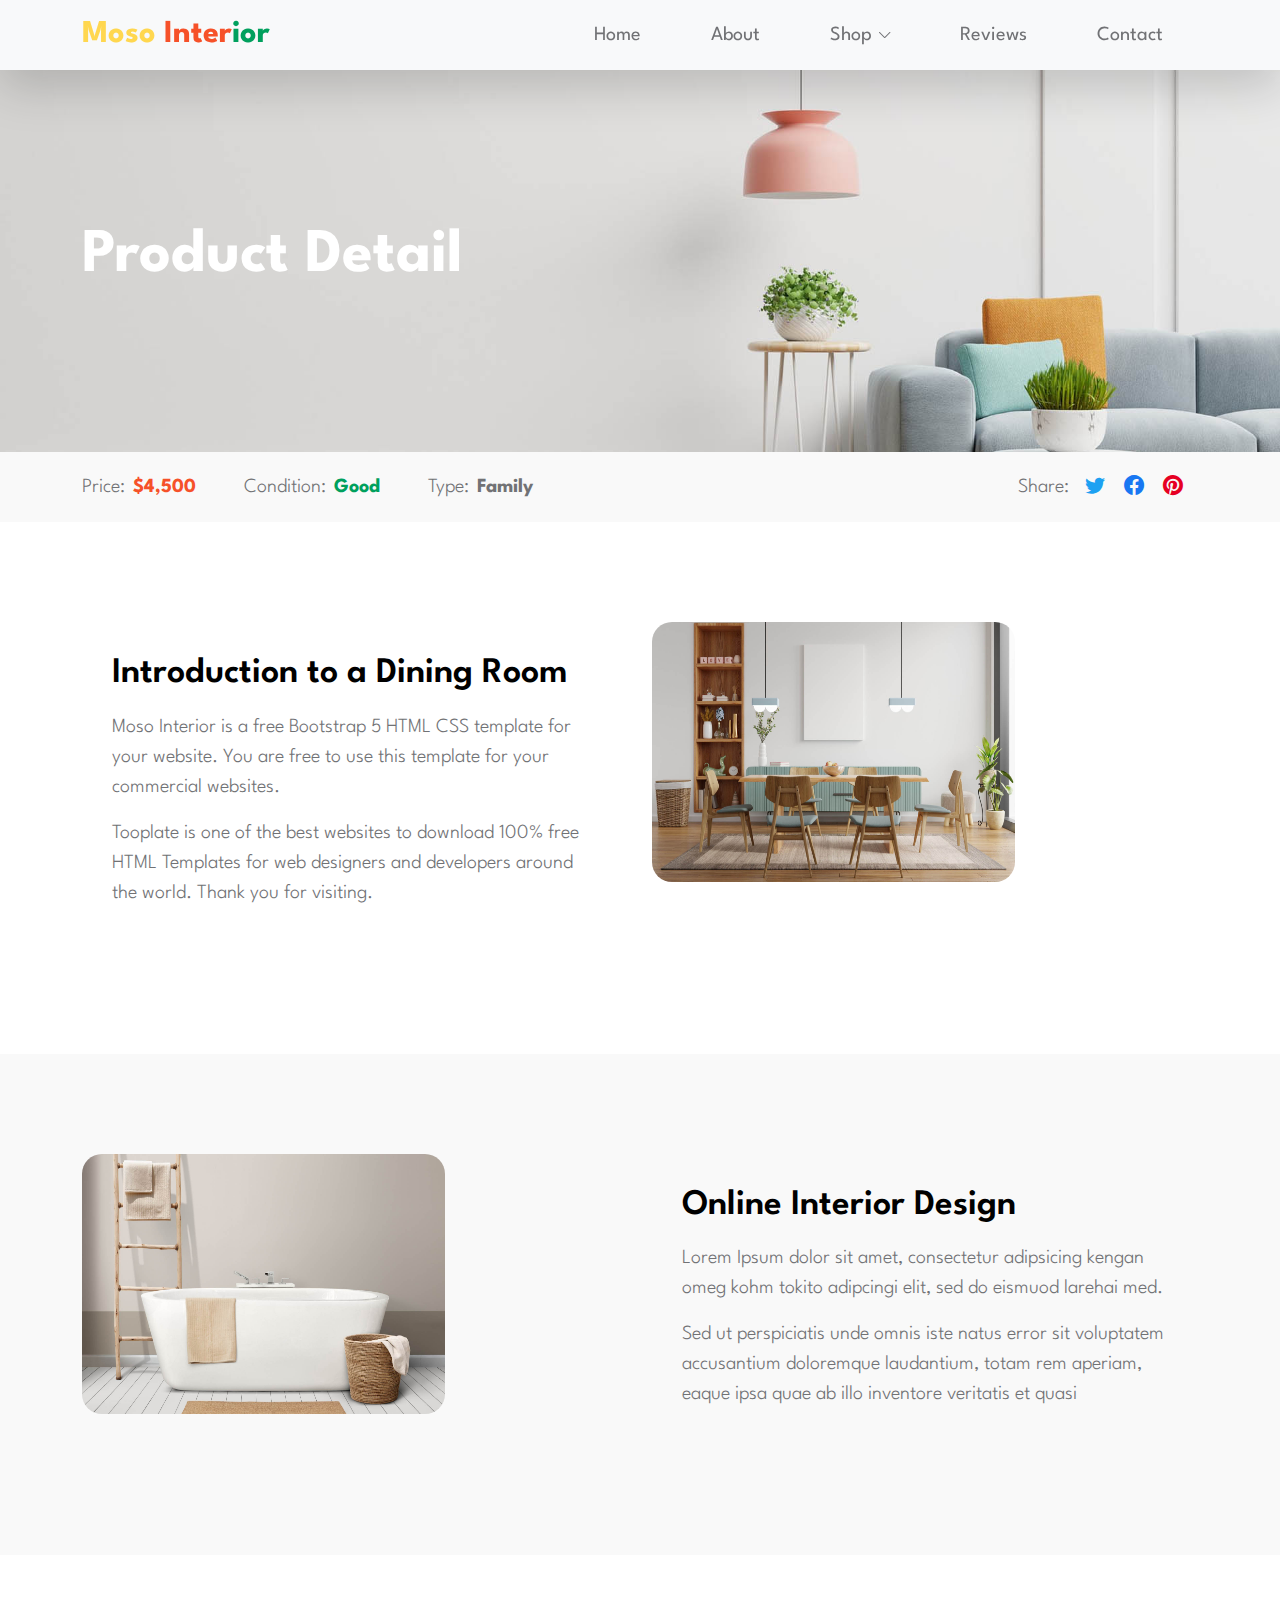
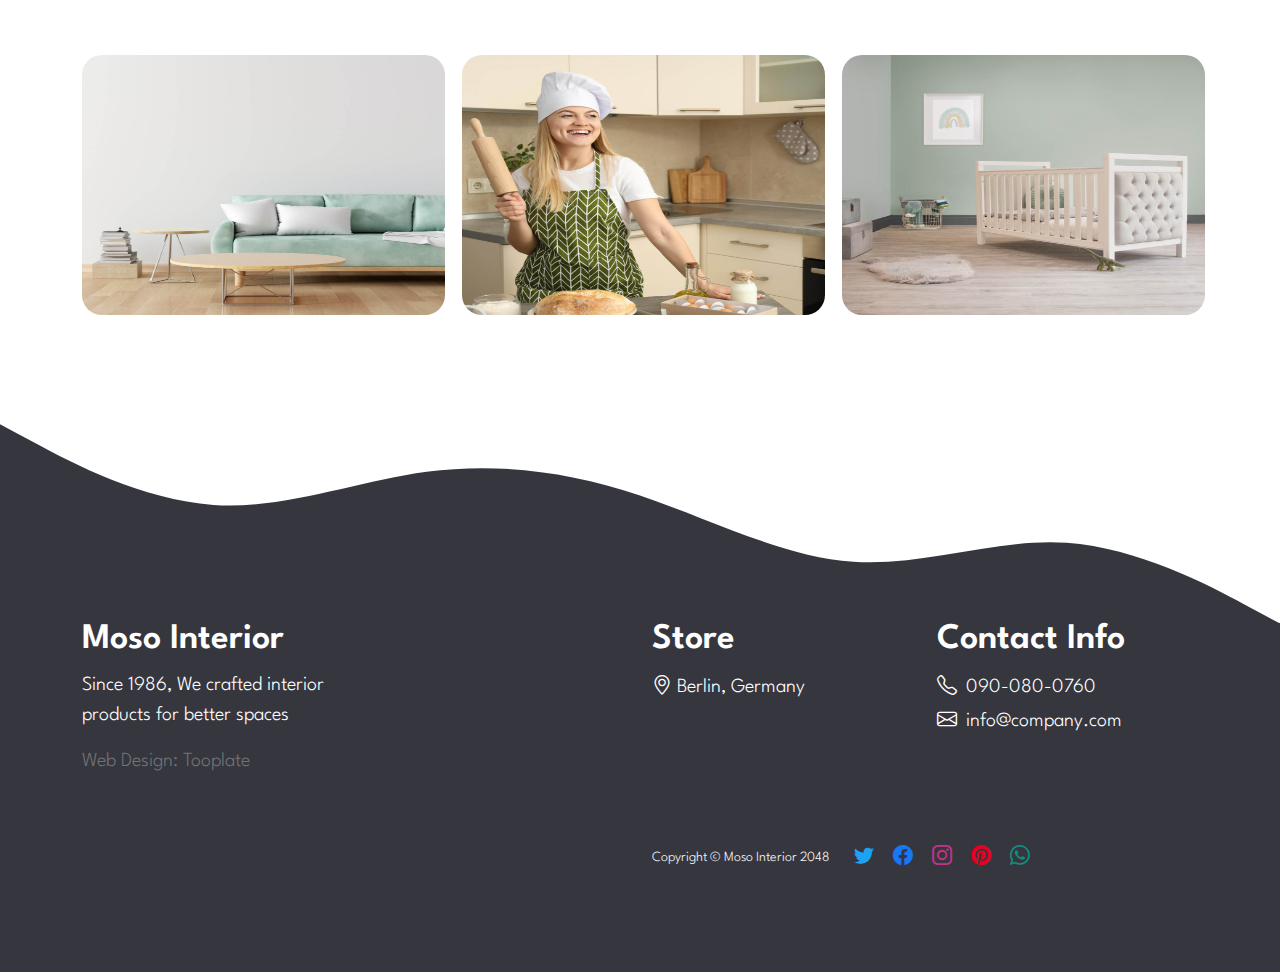
<file: shop-detail.html>
<!doctype html>
<html lang="en">
    <head>
        <meta charset="utf-8">
        <meta name="viewport" content="width=device-width, initial-scale=1">

        <meta name="description" content="">
        <meta name="author" content="Tooplate">

        <title>Moso Interior - Product Detail Page</title>

        <!-- CSS FILES -->
        <link rel="preconnect" href="https://fonts.googleapis.com">
        
        <link rel="preconnect" href="https://fonts.gstatic.com" crossorigin>

        <link href="https://fonts.googleapis.com/css2?family=League+Spartan:wght@100;300;400;600;700&display=swap" rel="stylesheet">

        <link href="css/bootstrap.min.css" rel="stylesheet">

        <link href="css/bootstrap-icons.css" rel="stylesheet">

        <link href="css/owl.carousel.min.css" rel="stylesheet">

        <link href="css/tooplate-moso-interior.css" rel="stylesheet">
<!--

Tooplate 2133 Moso Interior

https://www.tooplate.com/view/2133-moso-interior

Bootstrap 5 HTML CSS Template

-->
    </head>
    
    <body class="shop-detail-page">

        <nav class="navbar navbar-expand-lg bg-light fixed-top shadow-lg">
            <div class="container">
                <a class="navbar-brand" href="index.html">Moso <span class="tooplate-red">Inter</span><span class="tooplate-green">ior</span></a>

                <button class="navbar-toggler" type="button" data-bs-toggle="collapse" data-bs-target="#navbarNav" aria-controls="navbarNav" aria-expanded="false" aria-label="Toggle navigation">
                    <span class="navbar-toggler-icon"></span>
                </button>

                <div class="collapse navbar-collapse" id="navbarNav">
                    <ul class="navbar-nav ms-auto">
                        <li class="nav-item">
                            <a class="nav-link click-scroll" href="index.html#section_1">Home</a>
                        </li>

                        <li class="nav-item">
                            <a class="nav-link click-scroll" href="index.html#section_2">About</a>
                        </li>

                        <li class="nav-item dropdown">
                            <a class="nav-link dropdown-toggle click-scroll" href="index.html#section_3" id="navbarLightDropdownMenuLink" role="button" data-bs-toggle="dropdown" aria-expanded="false">Shop</a>

                            <ul class="dropdown-menu dropdown-menu-light" aria-labelledby="navbarLightDropdownMenuLink">
                                <li><a class="dropdown-item" href="shop-listing.html">Shop Listing</a></li>

                                <li><a class="dropdown-item active" href="shop-detail.html">Shop Detail</a></li>
                            </ul>
                        </li>

                        <li class="nav-item">
                            <a class="nav-link click-scroll" href="index.html#section_4">Reviews</a>
                        </li>

                        <li class="nav-item">
                            <a class="nav-link click-scroll" href="index.html#section_5">Contact</a>
                        </li>
                    </ul>
                </div>
            </div>
        </nav>

        <main>

            <header class="site-header d-flex justify-content-center align-items-center">
                <div class="container">
                    <div class="row">

                        <div class="col-lg-12 col-12">
                            <h1 class="text-white">Product Detail</h1>
                        </div>

                    </div>
                </div>
            </header>

            <section class="shop-detail-bar section-bg">
                <div class="container">
                    <div class="row">

                        <div class="col-lg-7 col-md-8 col-12 d-flex">
                            <p class="shop-detail-bar-wrap d-flex flex-wrap mb-0">
                                <span class="me-2">Price:</span>

                                <strong class="shop-pricing-text">$4,500</strong>
                            </p>

                            <p class="shop-detail-bar-wrap d-flex flex-wrap ms-lg-5 ms-4 mb-0">
                                <span class="me-2">Condition:</span>

                                <strong class="shop-condition-text">Good</strong>
                            </p>

                            <p class="shop-detail-bar-wrap d-flex flex-wrap ms-lg-5 ms-4 mb-0">
                                <span class="me-2">Type:</span>

                                <strong>Family</strong>
                            </p>
                        </div>

                        <div class="col-lg-5 col-md-4 col-12 social-share d-flex align-items-center ms-lg-auto mt-3 mt-lg-0 mt-md-0">
                            <p class="mb-0 me-3 ms-lg-auto ms-md-auto">Share:</p>

                            <ul class="social-icon">
                                <li class="social-icon-item">
                                    <a href="#" class="social-icon-link social-icon-twitter bi-twitter"></a>
                                </li>

                                <li class="social-icon-item">
                                    <a href="#" class="social-icon-link social-icon-facebook bi-facebook"></a>
                                </li>

                                <li class="social-icon-item">
                                    <a href="#" class="social-icon-link social-icon-pinterest bi-pinterest"></a>
                                </li>
                            </ul>
                        </div>
                    </div>
                </div>
            </section>

            <section class="shop-detail-section section-padding">
                <div class="container">
                    <div class="row">

                        <div class="col-lg-6 col-12 m-auto">
                            <div class="custom-block shop-detail-custom-block">
                                <h3 class="mb-3">Introduction to a Dining Room</h3>

                                <p>Moso Interior is a free Bootstrap 5 HTML CSS template for your website. You are free to use this template for your commercial websites.</p>

                                <p>Tooplate is one of the best websites to download 100% free HTML Templates for web designers and developers around the world. Thank you for visiting.</p>
                            </div>
                        </div>

                        <div class="col-lg-6 col-12">
                            <div class="shop-image-wrap">
                                <img src="images/shop/mock-up-poster-modern-dining-room-interior-design-with-white-empty-wall.jpg" class="shop-image img-fluid" alt="">
                            </div>
                        </div>

                    </div>
                </div>
            </section>

            <section class="shop-detail-section section-padding section-bg">
                <div class="container">
                    <div class="row">

                        <div class="col-lg-6 col-12">
                            <div class="shop-image-wrap">
                                <img src="images/shop/minimal-bathroom-interior-design-with-wooden-furniture.jpg" class="shop-image img-fluid" alt="">
                            </div>
                        </div>

                        <div class="col-lg-6 col-12 m-auto">
                            <div class="custom-block shop-detail-custom-block">
                                <h3 class="mb-3">Online Interior Design</h3>

                                <p>Lorem Ipsum dolor sit amet, consectetur adipsicing kengan omeg kohm tokito adipcingi elit, sed do eismuod larehai med.</p>

                                <p>Sed ut perspiciatis unde omnis iste natus error sit voluptatem accusantium doloremque laudantium, totam rem aperiam, eaque ipsa quae ab illo inventore veritatis et quasi</p>
                            </div>
                        </div>

                    </div>
                </div>
            </section>

            <section class="shop-detail-section section-padding pb-0">
                <div class="container">
                    <div class="row">

                        <div class="col-lg-4 col-12">
                            <div class="shop-thumb">
                                <div class="shop-image-wrap">
                                    <img src="images/shop/green-sofa-white-living-room-with-blank-table-mockup.jpg" class="shop-image img-fluid" alt="">
                                </div>
                            </div>
                        </div>

                        <div class="col-lg-4 col-12">
                            <div class="shop-thumb">
                                <div class="shop-image-wrap">
                                    <img src="images/shop/concept-home-cooking-with-female-chef.jpg" class="shop-image img-fluid" alt="">
                                </div>
                            </div>
                        </div>

                        <div class="col-lg-4 col-12">
                            <div class="shop-thumb">
                                <div class="shop-image-wrap">
                                    <img src="images/shop/childrens-bed-nursery-cot-velvet-childrens-room.jpg" class="shop-image img-fluid" alt="">
                                </div>
                            </div>
                        </div>

                    </div>
                </div>
            </section>

            <svg xmlns="http://www.w3.org/2000/svg" viewBox="0 0 1440 320"><path fill="#36363e" fill-opacity="1" d="M0,96L40,117.3C80,139,160,181,240,186.7C320,192,400,160,480,149.3C560,139,640,149,720,176C800,203,880,245,960,250.7C1040,256,1120,224,1200,229.3C1280,235,1360,277,1400,298.7L1440,320L1440,320L1400,320C1360,320,1280,320,1200,320C1120,320,1040,320,960,320C880,320,800,320,720,320C640,320,560,320,480,320C400,320,320,320,240,320C160,320,80,320,40,320L0,320Z"></path></svg>

        </main>

        <footer class="site-footer section-padding">
            <div class="container">
                <div class="row">

                    <div class="col-lg-3 col-md-5 col-12 mb-3">
                        <h3><a href="index.html" class="custom-link mb-1">Moso Interior</a></h3>

                        <p class="text-white">Since 1986, We crafted interior products for better spaces</p>
                        
                        <p class="text-white"><a href="https://www.tooplate.com/free-templates" target="_parent">Web Design: Tooplate</a></p>
                    </div>

                    <div class="col-lg-3 col-md-3 col-12 ms-lg-auto mb-3">
                        <h3 class="text-white mb-3">Store</h3>

                        <p class="text-white mt-2">
                            <i class="bi-geo-alt"></i>
                            Berlin, Germany
                        </p>
                    </div>

                    <div class="col-lg-3 col-md-4 col-12 mb-3">
                        <h3 class="text-white mb-3">Contact Info</h3>

                            <p class="text-white mb-1">
                                <i class="bi-telephone me-1"></i>

                                <a href="tel: 090-080-0760" class="text-white">
                                    090-080-0760
                                </a>
                            </p>

                            <p class="text-white mb-0">
                                <i class="bi-envelope me-1"></i>

                                <a href="mailto:info@company.com" class="text-white">
                                    info@company.com
                                </a>
                            </p>
                    </div>

                    <div class="col-lg-6 col-md-7 copyright-text-wrap col-12 d-flex flex-wrap align-items-center mt-4 ms-auto">
                        <p class="copyright-text mb-0 me-4">Copyright © Moso Interior 2048</p>

                        <ul class="social-icon">
                            <li class="social-icon-item">
                                <a href="#" class="social-icon-link social-icon-twitter bi-twitter"></a>
                            </li>

                            <li class="social-icon-item">
                                <a href="#" class="social-icon-link social-icon-facebook bi-facebook"></a>
                            </li>

                            <li class="social-icon-item">
                                <a href="#" class="social-icon-link social-icon-instagram bi-instagram"></a>
                            </li>

                            <li class="social-icon-item">
                                <a href="#" class="social-icon-link social-icon-pinterest bi-pinterest"></a>
                            </li>

                            <li class="social-icon-item">
                                <a href="#" class="social-icon-link social-icon-whatsapp bi-whatsapp"></a>
                            </li>
                        </ul>
                    </div>

                </div>
            </div>
        </footer>

        <!-- JAVASCRIPT FILES -->
        <script src="js/jquery.min.js"></script>
        <script src="js/bootstrap.min.js"></script>
        <script src="js/click-scroll.js"></script>
        <script src="js/jquery.backstretch.min.js"></script>
        <script src="js/owl.carousel.min.js"></script>
        <script src="js/custom.js"></script>

    </body>
</html>
</file>
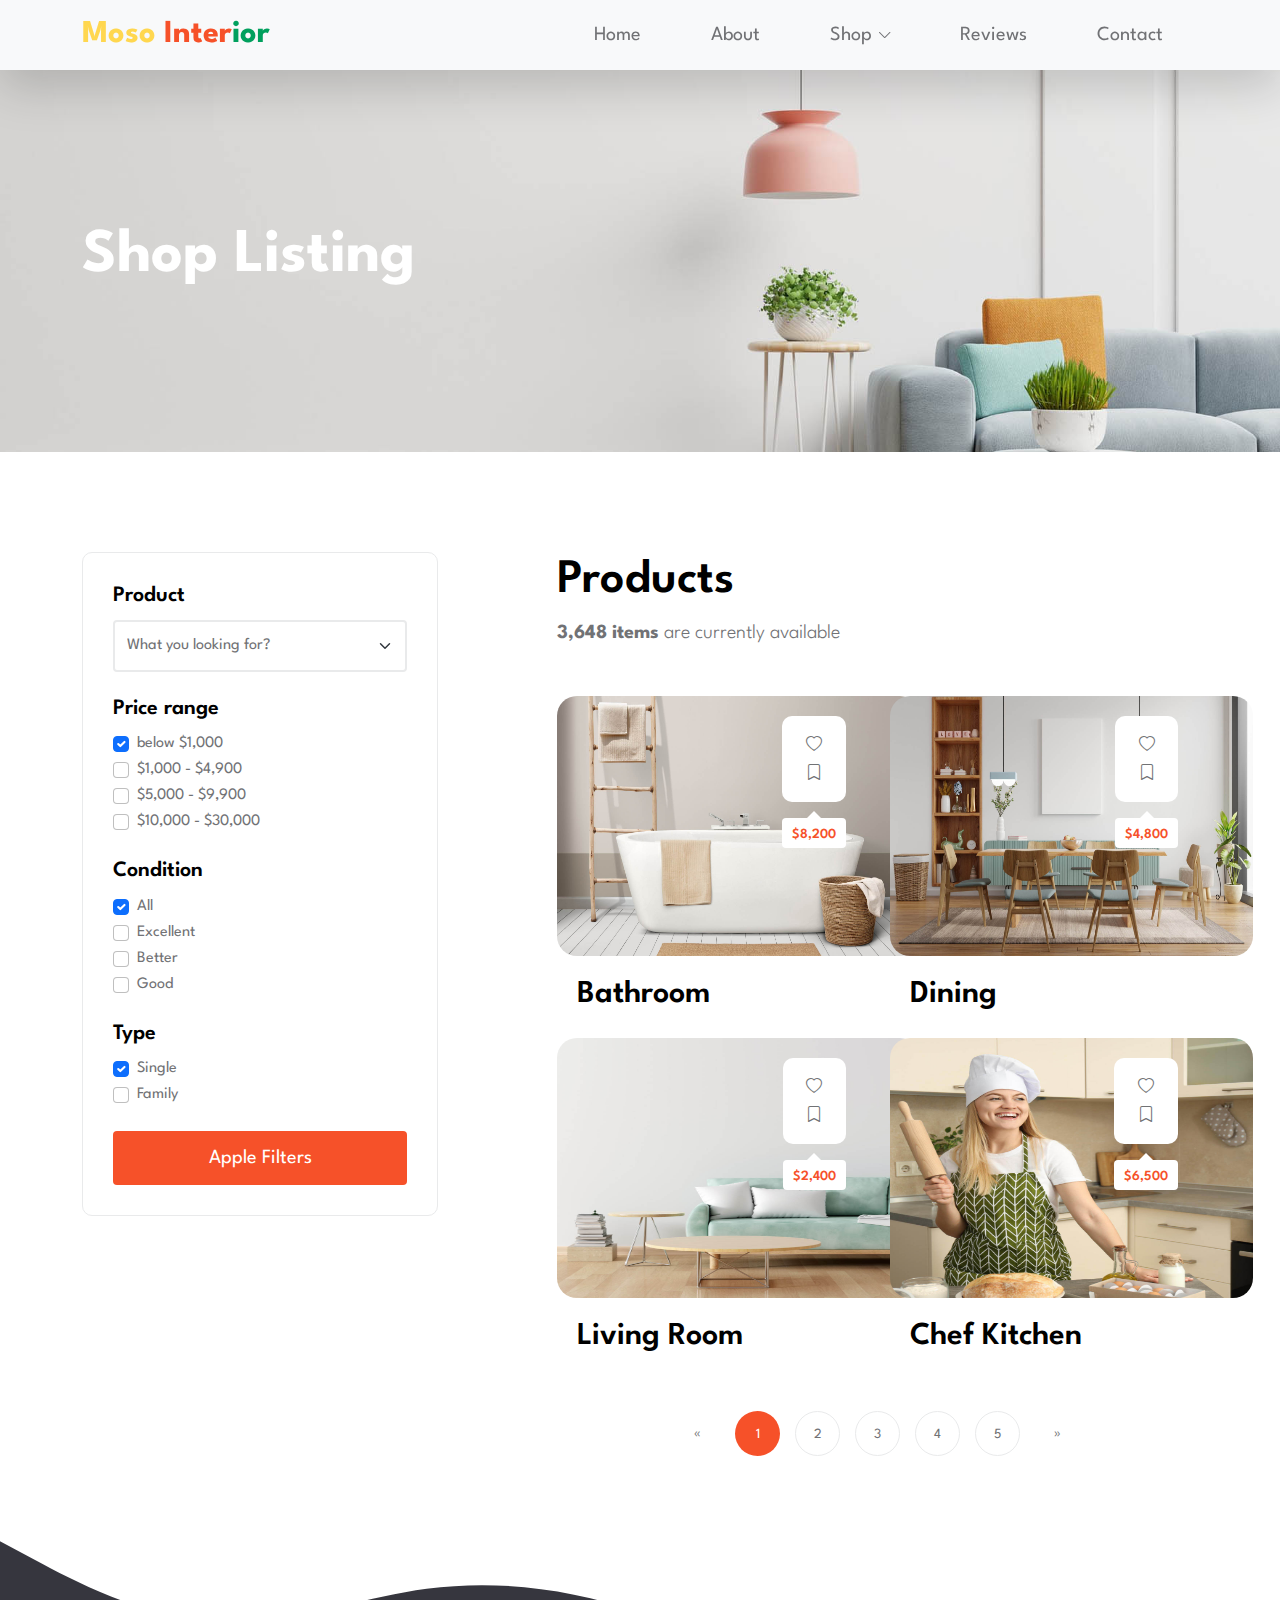
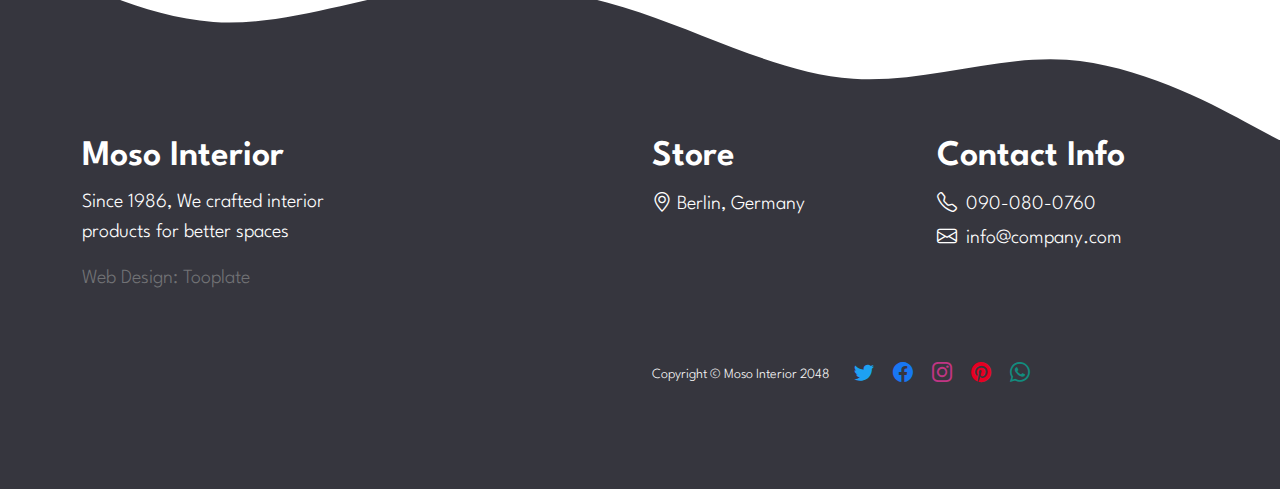
<file: shop-listing.html>
<!doctype html>
<html lang="en">
    <head>
        <meta charset="utf-8">
        <meta name="viewport" content="width=device-width, initial-scale=1">

        <meta name="description" content="">
        <meta name="author" content="Tooplate">

        <title>Moso Interior - Product Listing Page</title>

        <!-- CSS FILES -->
        <link rel="preconnect" href="https://fonts.googleapis.com">
        
        <link rel="preconnect" href="https://fonts.gstatic.com" crossorigin>

        <link href="https://fonts.googleapis.com/css2?family=League+Spartan:wght@100;300;400;600;700&display=swap" rel="stylesheet">

        <link href="css/bootstrap.min.css" rel="stylesheet">

        <link href="css/bootstrap-icons.css" rel="stylesheet">

        <link href="css/owl.carousel.min.css" rel="stylesheet">

        <link href="css/tooplate-moso-interior.css" rel="stylesheet">
<!--

Tooplate 2133 Moso Interior

https://www.tooplate.com/view/2133-moso-interior

Bootstrap 5 HTML CSS Template

-->
    </head>
    
    <body class="shop-listing-page">

        <nav class="navbar navbar-expand-lg bg-light fixed-top shadow-lg">
            <div class="container">
                <a class="navbar-brand" href="index.html">Moso <span class="tooplate-red">Inter</span><span class="tooplate-green">ior</span></a>

                <button class="navbar-toggler" type="button" data-bs-toggle="collapse" data-bs-target="#navbarNav" aria-controls="navbarNav" aria-expanded="false" aria-label="Toggle navigation">
                    <span class="navbar-toggler-icon"></span>
                </button>

                <div class="collapse navbar-collapse" id="navbarNav">
                    <ul class="navbar-nav ms-auto">
                        <li class="nav-item">
                            <a class="nav-link click-scroll" href="index.html#section_1">Home</a>
                        </li>

                        <li class="nav-item">
                            <a class="nav-link click-scroll" href="index.html#section_2">About</a>
                        </li>

                        <li class="nav-item dropdown">
                            <a class="nav-link dropdown-toggle click-scroll" href="index.html#section_3" id="navbarLightDropdownMenuLink" role="button" data-bs-toggle="dropdown" aria-expanded="false">Shop</a>

                            <ul class="dropdown-menu dropdown-menu-light" aria-labelledby="navbarLightDropdownMenuLink">
                                <li><a class="dropdown-item active" href="shop-listing.html">Shop Listing</a></li>

                                <li><a class="dropdown-item" href="shop-detail.html">Shop Detail</a></li>
                            </ul>
                        </li>

                        <li class="nav-item">
                            <a class="nav-link click-scroll" href="index.html#section_4">Reviews</a>
                        </li>

                        <li class="nav-item">
                            <a class="nav-link click-scroll" href="index.html#section_5">Contact</a>
                        </li>
                    </ul>
                </div>
            </div>
        </nav>

        <main>

            <header class="site-header d-flex justify-content-center align-items-center">
                <div class="container">
                    <div class="row">

                        <div class="col-lg-12 col-12">
                            <h1 class="text-white">Shop Listing</h1>
                        </div>

                    </div>
                </div>
            </header>

            <section class="shop-section section-padding">
                <div class="container">
                    <div class="row">

                        <div class="col-lg-4 col-md-5 col-12 me-auto mb-5">
                            <form class="custom-form filter-form" action="#" method="get" role="form">
                                <div class="">
                                    <h6 class="filter-form-small-title">Product</h6>

                                    <select name="looking-for" class="form-select form-control" id="looking-for" aria-label="Default select example">
                                        <option value="0" selected>What you looking for?</option>
                                        <option value="1">Bathroom</option>
                                        <option value="2">Dining</option>
                                        <option value="3">Living Room</option>
                                        <option value="4">Children Bedroom</option>
                                        <option value="5">Kitchen</option>
                                    </select>
                                </div>

                                <div class="mt-4">
                                    <h6 class="filter-form-small-title">Price range</h6>

                                    <div class="form-check">
                                        <input name="price-range[]" type="checkbox" class="form-check-input" id="PriceCheckOne" value="500" checked>
                                        
                                        <label class="form-check-label" for="PriceCheckOne">below $1,000</label>
                                    </div>

                                    <div class="form-check">
                                        <input name="price-range[]" type="checkbox" class="form-check-input" id="PriceCheckTwo" value="1000">
                                        
                                        <label class="form-check-label" for="PriceCheckTwo">$1,000 - $4,900</label>
                                    </div>
                                    
                                    <div class="form-check">
                                        <input name="price-range[]" type="checkbox" class="form-check-input" id="PriceCheckTwo" value="5000">
                                        
                                        <label class="form-check-label" for="PriceCheckTwo">$5,000 - $9,900</label>
                                    </div>

                                    <div class="form-check">
                                        <input name="price-range[]" type="checkbox" class="form-check-input" id="PriceCheckThree" value="10000">
                                        
                                        <label class="form-check-label" for="PriceCheckThree">$10,000 - $30,000</label>
                                    </div>
                                </div>

                                <div class="mt-4">
                                    <h6 class="filter-form-small-title">Condition</h6>

                                    <div class="form-check">
                                        <input name="condition[]" type="checkbox" class="form-check-input" id="ConditionCheckOne" value="all" checked>
                                        
                                        <label class="form-check-label" for="ConditionCheckOne">All</label>
                                    </div>

                                    <div class="form-check">
                                        <input name="condition[]" type="checkbox" class="form-check-input" id="ConditionCheckTwo" value="excellent">
                                        
                                        <label class="form-check-label" for="ConditionCheckTwo">Excellent</label>
                                    </div>

                                    <div class="form-check">
                                        <input name="condition[]" type="checkbox" class="form-check-input" id="ConditionCheckThree" value="better">
                                        
                                        <label class="form-check-label" for="ConditionCheckThree">Better</label>
                                    </div>

                                    <div class="form-check">
                                        <input name="condition[]" type="checkbox" class="form-check-input" id="ConditionCheckFour" value="good">
                                        
                                        <label class="form-check-label" for="ConditionCheckFour">Good</label>
                                    </div>
                                </div>

                                <div class="mt-4">
                                    <h6 class="filter-form-small-title">Type</h6>

                                    <div class="form-check">
                                        <input name="condition[]" type="checkbox" class="form-check-input" id="TypeCheckOne" value="" checked>
                                        
                                        <label class="form-check-label" for="TypeCheckOne">Single</label>
                                    </div>

                                    <div class="form-check">
                                        <input name="condition[]" type="checkbox" class="form-check-input" id="TypeCheckTwo" value="">
                                        
                                        <label class="form-check-label" for="TypeCheckTwo">Family</label>
                                    </div>
                                </div>

                                <div class="mt-4">
                                    <button type="submit" class="form-control">Apple Filters</button>
                                </div>
                            </form>
                        </div>

                        <div class="col-lg-7 col-md-6 col-12">
                            <h2>Products</h2>

                            <p class="mb-5"><strong>3,648 items</strong> are currently available</p>

                            <div class="row">

                                <div class="col-lg-6 col-12">
                                    <div class="shop-thumb">
                                        <div class="shop-image-wrap">
                                            <a href="shop-detail.html">
                                                <img src="images/shop/minimal-bathroom-interior-design-with-wooden-furniture.jpg" class="shop-image img-fluid" alt="">
                                            </a>

                                            <div class="shop-icons-wrap">
                                                <div class="shop-icons d-flex flex-column align-items-center">
                                                    <a href="#" class="shop-icon bi-heart"></a>

                                                    <a href="#" class="shop-icon bi-bookmark"></a>
                                                </div>

                                                <p class="shop-pricing mb-0 mt-3">
                                                    <span class="badge custom-badge">$8,200</span>
                                                </p>
                                            </div>

                                            <div class="shop-btn-wrap">
                                                <a href="shop-detail.html" class="shop-btn custom-btn btn d-flex align-items-center align-items-center">Learn more</a>
                                            </div>
                                        </div>

                                        <div class="shop-body">
                                            <h4>Bathroom</h4>
                                        </div>
                                    </div>
                                </div>

                                <div class="col-lg-6 col-12">
                                    <div class="shop-thumb">
                                        <div class="shop-image-wrap">
                                            <a href="shop-detail.html">
                                                <img src="images/shop/mock-up-poster-modern-dining-room-interior-design-with-white-empty-wall.jpg" class="shop-image img-fluid" alt="">
                                            </a>

                                            <div class="shop-icons-wrap">
                                                <div class="shop-icons d-flex flex-column align-items-center">
                                                    <a href="#" class="shop-icon bi-heart"></a>

                                                    <a href="#" class="shop-icon bi-bookmark"></a>
                                                </div>

                                                <p class="shop-pricing mb-0 mt-3">
                                                    <span class="badge custom-badge">$4,800</span>
                                                </p>
                                            </div>

                                            <div class="shop-btn-wrap">
                                                <a href="shop-detail.html" class="shop-btn custom-btn btn d-flex align-items-center align-items-center">Learn more</a>
                                            </div>
                                        </div>

                                        <div class="shop-body">
                                            <h4>Dining</h4>
                                        </div>
                                    </div>
                                </div>

                                <div class="col-lg-6 col-12">
                                    <div class="shop-thumb">
                                        <div class="shop-image-wrap">
                                            <a href="shop-detail.html">
                                                <img src="images/shop/green-sofa-white-living-room-with-blank-table-mockup.jpg" class="shop-image img-fluid" alt="">
                                            </a>

                                            <div class="shop-icons-wrap">
                                                <div class="shop-icons d-flex flex-column align-items-center">
                                                    <a href="#" class="shop-icon bi-heart"></a>

                                                    <a href="#" class="shop-icon bi-bookmark"></a>
                                                </div>

                                                <p class="shop-pricing mb-0 mt-3">
                                                    <span class="badge custom-badge">$2,400</span>
                                                </p>
                                            </div>

                                            <div class="shop-btn-wrap">
                                                <a href="shop-detail.html" class="shop-btn custom-btn btn d-flex align-items-center align-items-center">Learn more</a>
                                            </div>
                                        </div>

                                        <div class="shop-body">
                                            <h4>Living Room</h4>
                                        </div>
                                    </div>
                                </div>

                                <div class="col-lg-6 col-12">
                                    <div class="shop-thumb">
                                        <div class="shop-image-wrap">
                                            <a href="shop-detail.html">
                                                <img src="images/shop/concept-home-cooking-with-female-chef.jpg" class="shop-image img-fluid" alt="">
                                            </a>

                                            <div class="shop-icons-wrap">
                                                <div class="shop-icons d-flex flex-column align-items-center">
                                                    <a href="#" class="shop-icon bi-heart"></a>

                                                    <a href="#" class="shop-icon bi-bookmark"></a>
                                                </div>

                                                <p class="shop-pricing mb-0 mt-3">
                                                    <span class="badge custom-badge">$6,500</span>
                                                </p>
                                            </div>

                                            <div class="shop-btn-wrap">
                                                <a href="shop-detail.html" class="shop-btn custom-btn btn d-flex align-items-center align-items-center">Learn more</a>
                                            </div>
                                        </div>

                                        <div class="shop-body">
                                            <h4>Chef Kitchen</h4>
                                        </div>
                                    </div>
                                </div>

                                <nav aria-label="Page navigation example">
                                    <ul class="pagination justify-content-center">
                                        <li class="page-item">
                                            <a class="page-link" href="#" aria-label="Previous">
                                                <span aria-hidden="true">&laquo;</span>
                                            </a>
                                        </li>

                                        <li class="page-item active" aria-current="page">
                                            <a class="page-link" href="#">1</a>
                                        </li>
                                        
                                        <li class="page-item">
                                            <a class="page-link" href="#">2</a>
                                        </li>
                                        
                                        <li class="page-item">
                                            <a class="page-link" href="#">3</a>
                                        </li>

                                        <li class="page-item">
                                            <a class="page-link" href="#">4</a>
                                        </li>

                                        <li class="page-item">
                                            <a class="page-link" href="#">5</a>
                                        </li>
                                        
                                        <li class="page-item">
                                            <a class="page-link" href="#" aria-label="Next">
                                                <span aria-hidden="true">&raquo;</span>
                                            </a>
                                        </li>
                                    </ul>
                                </nav>
                            </div>
                        </div>

                    </div>
                </div>
            </section>

            <svg xmlns="http://www.w3.org/2000/svg" viewBox="0 0 1440 320"><path fill="#36363e" fill-opacity="1" d="M0,96L40,117.3C80,139,160,181,240,186.7C320,192,400,160,480,149.3C560,139,640,149,720,176C800,203,880,245,960,250.7C1040,256,1120,224,1200,229.3C1280,235,1360,277,1400,298.7L1440,320L1440,320L1400,320C1360,320,1280,320,1200,320C1120,320,1040,320,960,320C880,320,800,320,720,320C640,320,560,320,480,320C400,320,320,320,240,320C160,320,80,320,40,320L0,320Z"></path></svg>
        </main>

        <footer class="site-footer section-padding">
            <div class="container">
                <div class="row">

                    <div class="col-lg-3 col-md-5 col-12 mb-3">
                        <h3><a href="index.html" class="custom-link mb-1">Moso Interior</a></h3>

                        <p class="text-white">Since 1986, We crafted interior products for better spaces</p>
                        
                        <p class="text-white"><a href="https://www.tooplate.com" target="_parent">Web Design: Tooplate</a></p>
                    </div>

                    <div class="col-lg-3 col-md-3 col-12 ms-lg-auto mb-3">
                        <h3 class="text-white mb-3">Store</h3>

                        <p class="text-white mt-2">
                            <i class="bi-geo-alt"></i>
                            Berlin, Germany
                        </p>
                    </div>

                    <div class="col-lg-3 col-md-4 col-12 mb-3">
                        <h3 class="text-white mb-3">Contact Info</h3>

                            <p class="text-white mb-1">
                                <i class="bi-telephone me-1"></i>

                                <a href="tel: 090-080-0760" class="text-white">
                                    090-080-0760
                                </a>
                            </p>

                            <p class="text-white mb-0">
                                <i class="bi-envelope me-1"></i>

                                <a href="mailto:info@company.com" class="text-white">
                                    info@company.com
                                </a>
                            </p>
                    </div>

                    <div class="col-lg-6 col-md-7 copyright-text-wrap col-12 d-flex flex-wrap align-items-center mt-4 ms-auto">
                        <p class="copyright-text mb-0 me-4">Copyright © Moso Interior 2048</p>

                        <ul class="social-icon">
                            <li class="social-icon-item">
                                <a href="#" class="social-icon-link social-icon-twitter bi-twitter"></a>
                            </li>

                            <li class="social-icon-item">
                                <a href="#" class="social-icon-link social-icon-facebook bi-facebook"></a>
                            </li>

                            <li class="social-icon-item">
                                <a href="#" class="social-icon-link social-icon-instagram bi-instagram"></a>
                            </li>

                            <li class="social-icon-item">
                                <a href="#" class="social-icon-link social-icon-pinterest bi-pinterest"></a>
                            </li>

                            <li class="social-icon-item">
                                <a href="#" class="social-icon-link social-icon-whatsapp bi-whatsapp"></a>
                            </li>
                        </ul>
                    </div>

                </div>
            </div>
        </footer>

        <!-- JAVASCRIPT FILES -->
        <script src="js/jquery.min.js"></script>
        <script src="js/bootstrap.min.js"></script>
        <script src="js/click-scroll.js"></script>
        <script src="js/jquery.backstretch.min.js"></script>
        <script src="js/owl.carousel.min.js"></script>
        <script src="js/custom.js"></script>

    </body>
</html>
</file>
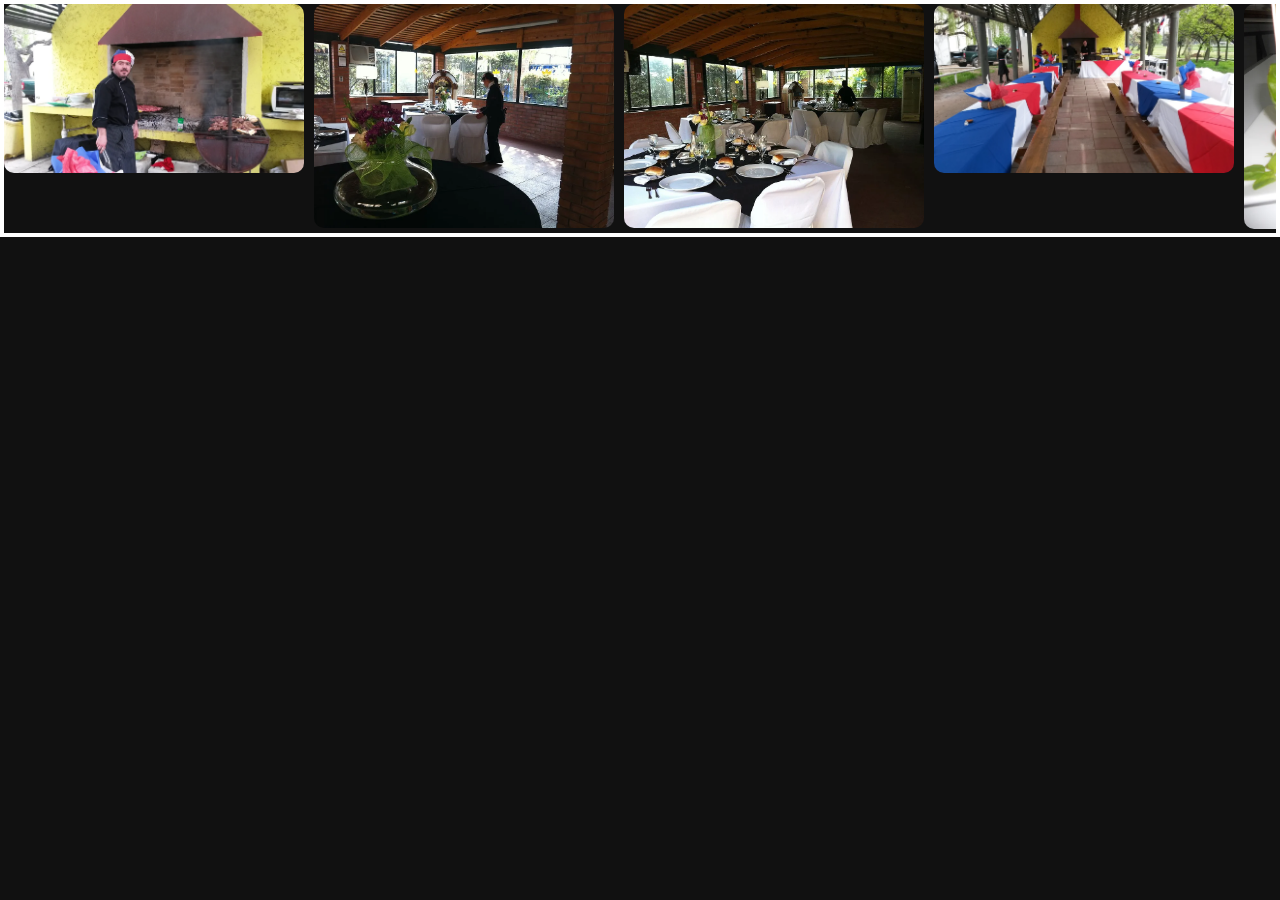
<file: slider-continuo.html>
<!DOCTYPE html>
<html lang="es">
<head>
  <meta charset="UTF-8">
  <title>Slider Continuo Responsivo</title>
  <style>
    * {
      box-sizing: border-box;
    }

    body {
      margin: 0;
      background: #111;
      font-family: sans-serif;
    }

    .slider {
      overflow: hidden;
      position: relative;
      width: 100%;
      border: 4px solid #fff;
    }

    .slide-track {
      display: flex;
      width: calc(300px * 40);
      animation: scroll 40s linear infinite;
    }

    .slider:hover .slide-track {
      animation-play-state: paused;
    }

    .slide {
      flex: 0 0 auto;
      width: 300px;
      margin-right: 10px;
    }

    .slide img {
      width: 100%;
      height: auto;
      border-radius: 10px;
    }

    @keyframes scroll {
      0% {
        transform: translateX(0);
      }
      100% {
        transform: translateX(-50%);
      }
    }

    @media (max-width: 768px) {
      .slide {
        width: 200px;
      }
    }

    @media (max-width: 480px) {
      .slide {
        width: 150px;
      }
    }
  </style>
</head>
<body>

<div class="slider">
  <div class="slide-track">
    <!-- 20 imágenes originales -->
    <div class="slide"><img src="images/slide/sl01.jpg" alt="Imagen 300"></div>
    <div class="slide"><img src="images/slide/sl02.jpg" alt="Imagen 301"></div>
    <div class="slide"><img src="images/slide/sl03.jpg" alt="Imagen 300"></div>
    <div class="slide"><img src="images/slide/sl04.jpg" alt="Imagen 300"></div>
    <div class="slide"><img src="images/slide/sl05.jpg" alt="Imagen 300"></div>
    <div class="slide"><img src="images/slide/sl06.jpg" alt="Imagen 300"></div>
    <div class="slide"><img src="images/slide/sl07.jpg" alt="Imagen 300"></div>
    <div class="slide"><img src="images/slide/sl08.jpg" alt="Imagen 300"></div>
    <div class="slide"><img src="images/slide/sl09.jpg" alt="Imagen 300"></div>
    <div class="slide"><img src="images/slide/sl10.jpg" alt="Imagen 300"></div>
    <div class="slide"><img src="images/slide/sl11.jpg" alt="Imagen 300"></div>
    <div class="slide"><img src="images/slide/sl12.jpg" alt="Imagen 300"></div>
    <div class="slide"><img src="images/slide/sl13.jpg" alt="Imagen 300"></div>
    <div class="slide"><img src="images/slide/sl14.jpg" alt="Imagen 300"></div>
    
    <!-- 20 imágenes duplicadas -->
    <div class="slide"><img src="images/slide/sl01.jpg" alt="Imagen 300"></div>
    <div class="slide"><img src="images/slide/sl02.jpg" alt="Imagen 301"></div>
    <div class="slide"><img src="images/slide/sl03.jpg" alt="Imagen 300"></div>
    <div class="slide"><img src="images/slide/sl04.jpg" alt="Imagen 300"></div>
    <div class="slide"><img src="images/slide/sl05.jpg" alt="Imagen 300"></div>
    <div class="slide"><img src="images/slide/sl06.jpg" alt="Imagen 300"></div>
    <div class="slide"><img src="images/slide/sl07.jpg" alt="Imagen 300"></div>
    <div class="slide"><img src="images/slide/sl08.jpg" alt="Imagen 300"></div>
    <div class="slide"><img src="images/slide/sl09.jpg" alt="Imagen 300"></div>
    <div class="slide"><img src="images/slide/sl10.jpg" alt="Imagen 300"></div>
    <div class="slide"><img src="images/slide/sl11.jpg" alt="Imagen 300"></div>
    <div class="slide"><img src="images/slide/sl12.jpg" alt="Imagen 300"></div>
    <div class="slide"><img src="images/slide/sl13.jpg" alt="Imagen 300"></div>
    <div class="slide"><img src="images/slide/sl14.jpg" alt="Imagen 300"></div>

  </div>
</div>

</body>
</html>
</file>
<file: css/tooplate-moso-interior.css>
/*

Tooplate 2133 Moso Interior

https://www.tooplate.com/view/2133-moso-interior

*/

/*---------------------------------------
  CUSTOM PROPERTIES ( VARIABLES )             
-----------------------------------------*/
:root {
  --white-color:                  #ffffff;
  --primary-color:                #ffd74f;
  --secondary-color:              #f65129;
  --section-bg-color:             #f9f9f9;
  --site-footer-bg-color:         #36363e;
  --custom-btn-bg-color:          #00a05d;
  --dark-color:                   #000000;
  --p-color:                      #717275;
  --border-color:                 #e9eaeb;

  --twitter-color:                #1da1f2;
  --facebook-color:               #1877f2;
  --instagram-color:              #c13584;
  --pinterest-color:              #e60023;
  --whatsapp-color:               #128c7e;

  --body-font-family:             'League Spartan', sans-serif;

  --h1-font-size:                 62px;
  --h2-font-size:                 48px;
  --h3-font-size:                 36px;
  --h4-font-size:                 32px;
  --h5-font-size:                 24px;
  --h6-font-size:                 22px;
  --p-font-size:                  20px;
  --btn-font-size:                16px;
  --copyright-font-size:          14px;

  --border-radius-large:          100px;
  --border-radius-medium:         20px;
  --border-radius-small:          10px;

  --font-weight-thin:             100;
  --font-weight-light:            300;
  --font-weight-normal:           400;
  --font-weight-semibold:         600;
  --font-weight-bold:             700;
}

body {
    background-color: var(--white-color);
    font-family: var(--body-font-family); 
    padding-top: 70px;
}

/*---------------------------------------
  TYPOGRAPHY               
-----------------------------------------*/

h2,
h3,
h4,
h5,
h6 {
  color: var(--dark-color);
}

h1,
h2,
h3,
h4,
h5,
h6 {
  font-weight: var(--font-weight-semibold);
}

h1 {
  font-size: var(--h1-font-size);
  font-weight: var(--font-weight-bold);
}

h2 {
  font-size: var(--h2-font-size);
}

h3 {
  font-size: var(--h3-font-size);
}

h4 {
  font-size: var(--h4-font-size);
}

h5 {
  font-size: var(--h5-font-size);
  line-height: normal;
}

h6 {
  font-size: var(--h6-font-size);
}

p {
  color: var(--p-color);
  font-size: var(--p-font-size);
  font-weight: var(--font-weight-light);
}

ul li {
  color: var(--p-color);
  font-size: var(--p-font-size);
  font-weight: var(--font-weight-normal);
}

a, 
button {
  touch-action: manipulation;
  transition: all 0.3s;
}

a {
  color: var(--p-color);
  text-decoration: none;
}

a:hover {
  color: var(--secondary-color);
}

b,
strong {
  font-weight: var(--font-weight-bold);
}

.tooplate-red {
	color: var(--secondary-color);
}
.tooplate-green {
	color: var(--custom-btn-bg-color);
}


/*---------------------------------------
  SECTION               
-----------------------------------------*/
.section-padding {
  padding-top: 100px;
  padding-bottom: 100px;
}

.section-bg {
  background: var(--section-bg-color);
}

.section-small-title {
  color: var(--custom-btn-bg-color);
  font-size: var(--btn-font-size);
  font-weight: var(--font-weight-semibold);
  display: block;
}

.section-overlay {
  background: rgba(0, 0, 0, 0.25);
  position: absolute;
  top: 0;
  left: 0;
  pointer-events: none;
  width: 100%;
  height: 100%;
}

.custom-block {
  background: var(--primary-color);
  border-top: 20px solid var(--secondary-color);
  border-radius: var(--border-radius-medium);
  position: relative;
  overflow: hidden;
  padding: 30px 50px;
}

.featured-custom-block {
  background: var(--border-color);
}

.shop-detail-custom-block {
  background: transparent;
  border-top: 0;
  border-radius: 0;
  padding: 30px;
}

.pagination {
  margin-top: 30px;
  margin-bottom: 0;
}

.page-link {
  border-color: var(--border-color);
  border-radius: var(--border-radius-large);
  color: var(--p-color);
  font-size: var(--copyright-font-size);
  padding: 0;
  width: 45px;
  height: 45px;
  line-height: 45px;
  text-align: center;
  margin-right: 10px;
  margin-left: 10px;
}

.page-item.active .page-link,
.page-link:hover {
  background: var(--secondary-color);
  border-color: transparent;
  color: var(--white-color);
}

.page-item:first-child .page-link,
.page-item:last-child .page-link {
  border: 0;
  border-radius: var(--border-radius-large);
}

.page-item:not(:first-child) .page-link {
  margin-left: 5px;
}


/*---------------------------------------
  CUSTOM LINK               
-----------------------------------------*/
.custom-link {
  color: var(--p-color);
  position: relative;
  overflow: hidden;
  z-index: 1;
  display: inline-block;
  vertical-align: middle;
  transition: all .3s cubic-bezier(.645,.045,.355,1);
  padding-bottom: 2px;
}

.custom-link::after {
  content: "";
  width: 0;
  height: 2px;
  bottom: 0;
  position: absolute;
  left: auto;
  right: 0;
  z-index: -1;
  transition: width .6s cubic-bezier(.25,.8,.25,1) 0s;
  background: currentColor;
}

.custom-link:hover::after {
  width: 100%;
  left: 0;
  right: auto;
}

.custom-link:hover {
  color: var(--primary-color);
}

.custom-link:hover::after {
  background: var(--custom-btn-bg-color);
}


/*---------------------------------------
  CUSTOM BADGE               
-----------------------------------------*/
.custom-badge {
  background: var(--white-color);
  display: inline-block;
  vertical-align: top;
  position: relative;
  color: var(--secondary-color);
  font-size: var(--copyright-font-size);
  font-weight: var(--font-weight-semibold);
  padding: 10px 10px 6px 10px;
}

.custom-badge::before {
  content: "";
  display: block;
  margin: auto;
  width: 0;
  height: 0;
  border-bottom: 7px solid var(--white-color);
  border-right: 7px solid transparent;
  border-left: 7px solid transparent;
  position: absolute;
  top: -7px;
  right: 0;
  left: 0;
}


/*---------------------------------------
  CUSTOM BUTTON               
-----------------------------------------*/
.custom-btn {
  background: var(--custom-btn-bg-color);
  border: 2px solid transparent;
  border-radius: var(--border-radius-large);
  color: var(--white-color);
  font-size: var(--btn-font-size);
  font-weight: var(--font-weight-semibold);
  line-height: normal;
  padding: 15px 20px;
}

.custom-btn:hover {
  background: transparent;
  border-color: var(--custom-btn-bg-color);
  color: var(--custom-btn-bg-color);
}

.custom-border-btn {
  background: transparent;
  border: 2px solid var(--border-color);
  color: var(--white-color);
}

.custom-border-btn:hover {
  background: var(--white-color);
  border-color: var(--white-color);
  color: var(--secondary-color);
}


/*---------------------------------------
  NAVIGATION              
-----------------------------------------*/
.navbar {
  padding-top: 0;
  padding-bottom: 0;
  transition: all 0.3s;
}

.navbar-brand {
  font-size: var(--h4-font-size);
  font-weight: var(--font-weight-bold);
}

.navbar-brand,
.navbar-brand:hover {
  color: var(--primary-color);
}

.navbar-expand-lg .navbar-nav .nav-link {
  margin-right: 0;
  margin-left: 0;
  padding: 20px 35px;
}

.navbar-nav .nav-link {
  display: inline-block;
  color: var(--p-bg-color);
  font-size: var(--menu-font-size);
  font-weight: var(--font-weight-medium);
  position: relative;
  padding-top: 15px;
  padding-bottom: 15px;
}

.navbar-nav .nav-link.active, 
.navbar-nav .nav-link:hover {
  background: var(--primary-color);
  color: var(--white-color);
}

.dropdown-menu {
  border-radius: 0;
  border: 0;
  padding: 0;
}

.dropdown-item {
  border-bottom: 1px solid var(--border-color);
  display: inline-block;
  color: var(--p-bg-color);
  font-size: var(--menu-font-size);
  font-weight: var(--font-weight-medium);
  position: relative;
  padding-top: 10px;
  padding-bottom: 10px;
}

.dropdown-menu li:last-child .dropdown-item {
  border-bottom: 0;
}

.dropdown-item.active, 
.dropdown-item:active,
.dropdown-item:focus, 
.dropdown-item:hover {
  background: var(--primary-color);
  color: var(--white-color);
}

.dropdown-toggle::after {
  content: "\f282";
  display: inline-block;
  font-family: bootstrap-icons !important;
  font-size: var(--copyright-font-size);
  font-style: normal;
  font-weight: normal !important;
  font-variant: normal;
  text-transform: none;
  line-height: 1;
  vertical-align: -.125em;
  -webkit-font-smoothing: antialiased;
  -moz-osx-font-smoothing: grayscale;
  position: relative;
  left: 2px;
  border: 0;
}

@media screen and (min-width: 992px) {
  .dropdown:hover .dropdown-menu {
    display: block;
    margin-top: 0;
  }
}

.navbar-toggler {
  border: 0;
  padding: 0;
  cursor: pointer;
  margin: 0;
  width: 30px;
  height: 35px;
  outline: none;
}

.navbar-toggler:focus {
  outline: none;
  box-shadow: none;
}

.navbar-toggler[aria-expanded="true"] .navbar-toggler-icon {
  background: transparent;
}

.navbar-toggler[aria-expanded="true"] .navbar-toggler-icon:before,
.navbar-toggler[aria-expanded="true"] .navbar-toggler-icon:after {
  transition: top 300ms 50ms ease, -webkit-transform 300ms 350ms ease;
  transition: top 300ms 50ms ease, transform 300ms 350ms ease;
  transition: top 300ms 50ms ease, transform 300ms 350ms ease, -webkit-transform 300ms 350ms ease;
  top: 0;
}

.navbar-toggler[aria-expanded="true"] .navbar-toggler-icon:before {
  transform: rotate(45deg);
}

.navbar-toggler[aria-expanded="true"] .navbar-toggler-icon:after {
  transform: rotate(-45deg);
}

.navbar-toggler .navbar-toggler-icon {
  background: var(--dark-color);
  transition: background 10ms 300ms ease;
  display: block;
  width: 30px;
  height: 2px;
  position: relative;
}

.navbar-toggler .navbar-toggler-icon:before,
.navbar-toggler .navbar-toggler-icon:after {
  transition: top 300ms 350ms ease, -webkit-transform 300ms 50ms ease;
  transition: top 300ms 350ms ease, transform 300ms 50ms ease;
  transition: top 300ms 350ms ease, transform 300ms 50ms ease, -webkit-transform 300ms 50ms ease;
  position: absolute;
  right: 0;
  left: 0;
  background: var(--dark-color);
  width: 30px;
  height: 2px;
  content: '';
}

.navbar-toggler .navbar-toggler-icon::before {
  top: -8px;
}

.navbar-toggler .navbar-toggler-icon::after {
  top: 8px;
}


/*---------------------------------------
  SITE HEADER              
-----------------------------------------*/
.site-header {
  background-image: url('../images/empty-living-room-with-blue-sofa-plants-table-empty-white-wall-background-3d-rendering.jpg');
  background-repeat: no-repeat;
  background-position: center;
  background-size: cover;
  padding-top: 150px;
  padding-bottom: 150px;
}


/*---------------------------------------
  HERO              
-----------------------------------------*/
.hero-section {
  position: relative;
  padding-top: 150px;
  padding-bottom: 150px;
  min-height: 580px;
}

@media screen and (min-width: 991px) {
  .hero-section {
    height: calc(100vh - 70px);
  }
}

.hero-form {
  background: var(--white-color);
  border-radius: var(--border-radius-small);
  padding: 40px;
  padding-bottom: 16px;
}

.hero-icon,
.contact-icon {
  color: var(--secondary-color);
}

.hero-btn {
  position: absolute;
  bottom: 0;
  right: 0;
  left: 0;
  margin: 60px auto;
}

.hero-btn-link {
  background: var(--primary-color);
  border-radius: var(--border-radius-large);
  color: var(--white-color);
  font-size: var(--h4-font-size);
  width: 64px;
  height: 64px;
  line-height: 68px;
  text-align: center;
}

.hero-btn-link:hover {
  background: var(--secondary-color);
  color: var(--white-color);
}


/*---------------------------------------
  ABOUT              
-----------------------------------------*/
.about-section {
  padding-top: 150px;
  padding-bottom: 150px;
}

.about-image {
  display: block;
  border-radius: 100%;
  width: 350px;
  height: 350px;
  object-fit: cover;
}

.about-image-small {
  display: block;
  margin: auto;
  width: 250px;
  height: 250px;
}

/*---------------------------------------
  FEATURED              
-----------------------------------------*/
.featured-section {
  background-image: url('../images/empty-living-room-with-blue-sofa-plants-table-empty-white-wall-background-3d-rendering.jpg');
  background-repeat: no-repeat;
  background-position: center;
  background-size: cover;
}

.featured-icon {
  font-size: var(--h5-font-size);
}


/*---------------------------------------
  REVIEWS              
-----------------------------------------*/
.reviews-section {
  background: var(--section-bg-color);
}

.reviews-carousel .owl-item img,
.avatar-image {
  border-radius: var(--border-radius-large);
  width: 50px;
  height: 50px;
  object-fit: cover;
}

.reviews-carousel .owl-nav {
  position: absolute;
  top: -100px;
  right: 0;
}

.reviews-carousel .owl-nav button.owl-next, 
.reviews-carousel .owl-nav button.owl-prev {
  background: var(--white-color);
  border-radius: var(--border-radius-large);
  width: 60px;
  height: 60px;
  margin: 5px;
  transition: all 0.5s;
}

.reviews-carousel .owl-nav button.owl-next:hover, 
.reviews-carousel .owl-nav button.owl-prev:hover {
  background: var(--secondary-color);
}

.reviews-carousel .owl-prev:hover span::before, 
.reviews-carousel .owl-next:hover span::before {
  color: var(--white-color);
}

.reviews-carousel .owl-prev span, 
.reviews-carousel .owl-next span {
  display: block;
  color: transparent;
  width: 60px;
  height: 60px;
  line-height: 60px;
}

.reviews-carousel .owl-prev span::before, 
.reviews-carousel .owl-next span::before {
  font-family: bootstrap-icons;
  display: block;
  font-size: var(--h4-font-size);
  color: var(--secondary-color);
}

.reviews-carousel .owl-prev span::before {
  content: "\f12f";
}

.reviews-carousel .owl-next span::before {
  content: "\f138";
}

.reviews-thumb {
  background: var(--white-color);
  border-radius: var(--border-radius-medium);
  position: relative;
  overflow: hidden;
}

.reviews-body {
  padding: 50px 40px;
}

.reviews-bottom {
  background: var(--secondary-color);
  background: linear-gradient(180deg, rgba(246,81,41,1) 0%, rgba(255,190,140,1) 100%);
  position: relative;
  padding: 10px 36px;
}

.reviews-bottom-up::before {
  content: "";
  display: block;
  margin: auto;
  width: 0;
  height: 0;
  border-bottom: 22px solid var(--secondary-color);
  border-left: 24px solid transparent;
  border-right: 24px solid transparent;
  position: absolute;
  top: -20px;
  left: 36px;
}

.bi-star-fill {
  color: var(--primary-color);
}

.reviews-section .custom-btn {
  background: var(--facebook-color);
}

.reviews-section .custom-btn:hover {
  background: transparent;
  border-color: var(--facebook-color);
  color: var(--facebook-color);
}

.reviews-bottom small {
  font-size: var(--btn-font-size);
  font-weight: var(--font-weight-normal);
}


/*---------------------------------------
  SHOP              
-----------------------------------------*/
.shop-section {
  background: var(--white-color);
}

.shop-listing-page .shop-section {
  padding-bottom: 0;
}

.shop-thumb {
  margin-bottom: 24px;
}

.shop-image-wrap {
  position: relative;
}

.shop-image-wrap:hover .shop-btn-wrap {
  opacity: 1;
}

.shop-icons-wrap {
  position: absolute;
  top: 0;
  right: 0;
  margin: 20px;
}

.shop-icons {
  background: var(--white-color);
  border-radius: var(--border-radius-small);
  padding: 20px 15px;
}

.shop-icon {
  line-height: normal;
  margin-bottom: 10px;
}

.shop-icon:last-child {
  margin-bottom: 0;
}

.shop-pricing-text {
  color: var(--secondary-color);
}

.shop-condition-text {
  color: var(--custom-btn-bg-color);
}

.shop-image {
  display: block;
  border-radius: var(--border-radius-medium);
}

.shop-body {
  padding: 20px;
  padding-bottom: 0;
}

.shop-btn-wrap {
  position: absolute;
  top: 50%;
  left: 50%;
  transform: translate(-50%, -50%);
  opacity: 0;
  transition: all 0.5s;
}

.shop-btn {
  background: var(--primary-color);
  font-size: var(--copyright-font-size);
  width: 100px;
  height: 100px;
  text-transform: uppercase;
}

.shop-btn:hover {
  border-color: transparent;
  background: var(--secondary-color);
  color: var(--white-color);
}

.shop-detail-bar {
  padding: 20px;
}

.shop-listing-page .navbar-nav .nav-link.active,
.shop-detail-page .navbar-nav .nav-link.active {
  background: transparent;
  color: var(--p-color);
}

.shop-listing-page .navbar-nav .nav-link.active:hover,
.shop-detail-page .navbar-nav .nav-link.active:hover {
  background: var(--primary-color);
  color: var(--white-color);
}


/*---------------------------------------
  CONTACT               
-----------------------------------------*/
.contact-section {
  background: var(--white-color);
}

.contact-form {
  background: var(--section-bg-color);
  border-radius: var(--border-radius-medium);
  padding: 50px;
}

.contact-form label {
  font-weight: var(--font-weight-semibold);
}

.google-map {
  display: block;
  border-radius: var(--border-radius-medium);
}


/*---------------------------------------
  CUSTOM FORM               
-----------------------------------------*/
.custom-form .input-group {
  background-color: var(--white-color);
  border: 2px solid var(--border-color);
  border-radius: .25rem;
  margin-bottom: 24px;
  padding-left: 20px;
}

.custom-form .textarea-group label {
  margin-top: 13px;
}

.custom-form label {
  margin-right: 10px;
  margin-bottom: 0;
}

.custom-form .form-control {
  background-color: var(--white-color);
  box-shadow: none;
  border: 0;
  color: var(--p-color);
  padding-top: 12px;
  padding-bottom: 12px;
  outline: none;
}

.custom-form .form-control:hover,
.custom-form .form-control:focus {
  border-color: var(--secondary-color);
}

.custom-form button[type="submit"] {
  background: var(--secondary-color);
  border: none;
  color: var(--white-color);
  font-size: var(--p-font-size);
  font-weight: var(--font-weight-normal);
  transition: all 0.3s;
  margin-bottom: 0;
}

.custom-form button[type="submit"]:hover,
.custom-form button[type="submit"]:focus {
  background: var(--primary-color);
  border-color: transparent;
}


/*---------------------------------------
  FILTER FORM              
-----------------------------------------*/
.filter-form {
  border: 1px solid var(--border-color);
  border-radius: var(--border-radius-small);
  padding: 30px;
}

.filter-form-small-title {
  display: block;
  margin-bottom: 10px;
}

.filter-form .form-select {
  border: 2px solid var(--border-color);
}

.filter-form .form-check-label {
  color: var(--p-color);
}


/*---------------------------------------
  SITE FOOTER              
-----------------------------------------*/
.site-footer {
  background: var(--site-footer-bg-color);
  padding-top: 0;
}

.site-footer h3 {
  line-height: normal;
}

.site-footer h3 .custom-link,
.site-footer .social-icon-link:hover {
  color: var(--white-color);
}

.site-footer h3 .custom-link:hover {
  color: var(--primary-color);
}

.copyright-text {
  color: var(--section-bg-color);
  font-size: var(--copyright-font-size);
  margin-top: 10px;
}

.site-footer .social-icon-link {
  margin-top: 10px;
}


/*---------------------------------------
  SOCIAL ICON               
-----------------------------------------*/
.social-icon {
  margin: 0;
  padding: 0;
}

.social-icon-item {
  list-style: none;
  display: inline-block;
  vertical-align: top;
}

.social-icon-link {
  color: var(--p-color);
  font-size: var(--p-font-size);
  display: block;
  margin-right: 15px;
  text-align: center;
}

.social-icon-link:hover {
  color: var(--secondary-color);
}

.social-icon-twitter {
  color: var(--twitter-color);
}

.social-icon-facebook {
  color: var(--facebook-color);
}

.social-icon-instagram {
  color: var(--instagram-color);
}

.social-icon-pinterest {
  color: var(--pinterest-color);
}

.social-icon-whatsapp {
  color: var(--whatsapp-color);
}


/*---------------------------------------
  RESPONSIVE STYLES               
-----------------------------------------*/
@media screen and (max-width: 991px) {
  h1 {
    font-size: 48px;
  }

  h2 {
    font-size: 36px;
  }

  h3 {
    font-size: 32px;
  }

  h4 {
    font-size: 28px;
  }

  h5 {
    font-size: 20px;
  }

  h6 {
    font-size: 18px;
  }

  .section-padding {
    padding-top: 50px;
    padding-bottom: 50px;
  }

  .hero-form {
    padding-bottom: 40px;
  }

  .page-link {
    font-size: 12px;
    width: 40px;
    height: 40px;
    line-height: 40px;
    margin-right: 5px;
    margin-left: 5px;
  }

  .navbar {
    padding-top: 6px;
    padding-bottom: 6px;
  }

  .navbar-expand-lg .navbar-nav .nav-link {
    text-align: center;
    padding: 15px 30px;
    min-width: 125px;
  }

  .about-section {
    padding-top: 75px;
    padding-bottom: 75px;
  }

  .about-image {
    width: 260px;
    height: 260px;
  }

  .about-image-small {
    width: 180px;
    height: 180px;
  }

  .custom-block,
  .contact-form {
    padding: 30px;
  }

  .reviews-thumb {
    margin-bottom: 24px;
  }

  .reviews-body {
    padding: 40px 30px;
  }
}

@media screen and (max-width: 580px) {
  .site-footer {
    text-align: center;
  }
}

@media screen and (max-width: 480px) {
  h1 {
    font-size: 40px;
  }

  h2 {
    font-size: 28px;
  }

  h3 {
    font-size: 26px;
  }

  h4 {
    font-size: 22px;
  }

  h5 {
    font-size: 20px;
  }

  .page-link {
    width: 35px;
    height: 35px;
    line-height: 35px;
  }

  .about-image {
    width: 205px;
    height: 205px;
  }

  .about-image-small {
    width: 145px;
    height: 145px;
  }

  .copyright-text-wrap {
    justify-content: center;
  }
}
</file>
